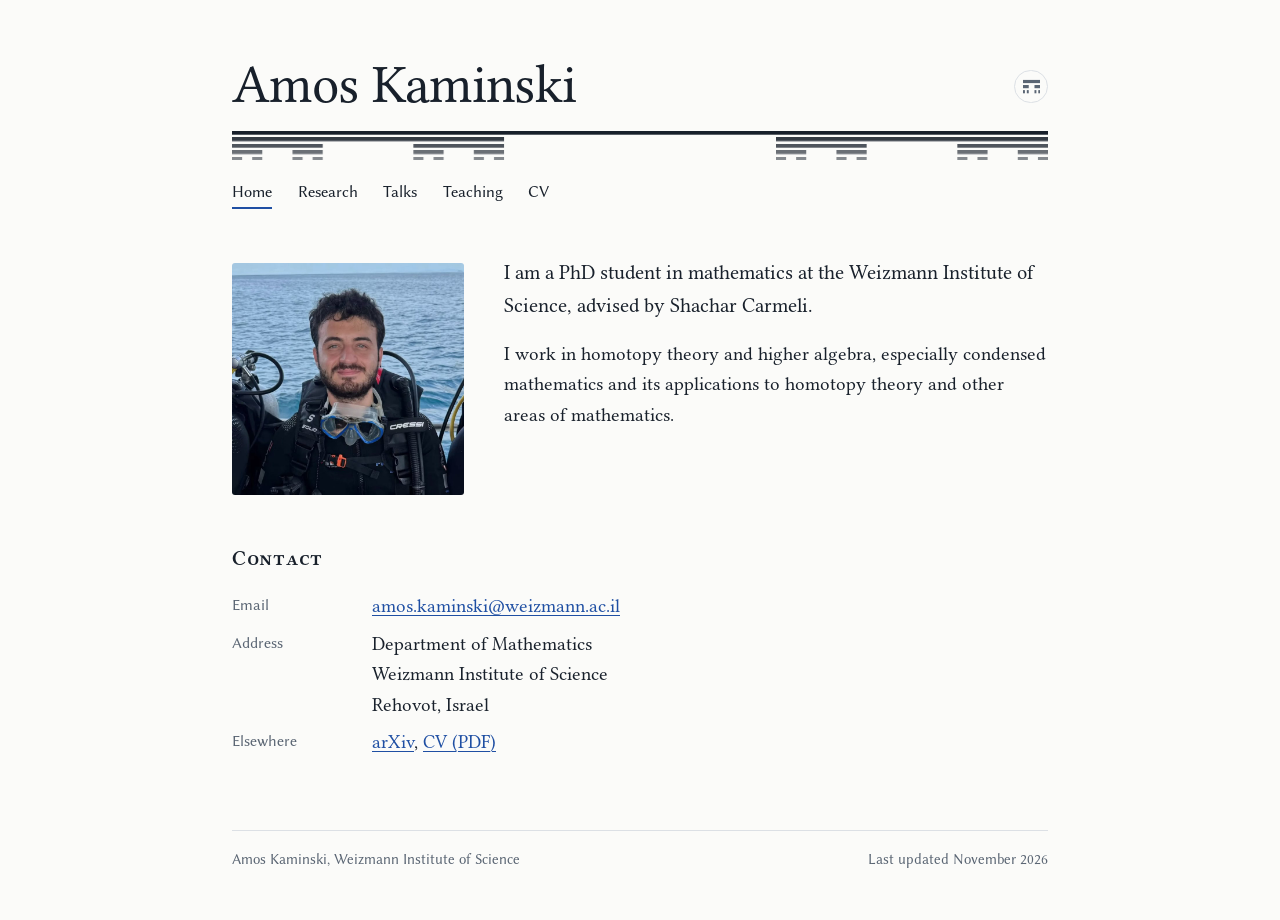
<file: index.html>
<!doctype html>
<html lang="en">
<head>
  <meta charset="utf-8">
  <meta name="viewport" content="width=device-width, initial-scale=1">
  <title>Amos Kaminski</title>
  <meta name="description" content="Amos Kaminski, PhD student at the Weizmann Institute of Science, working in homotopy theory and condensed mathematics.">
  <link rel="canonical" href="https://amos-kaminski.com/">
  <meta property="og:type" content="website">
  <meta property="og:title" content="Amos Kaminski">
  <meta property="og:description" content="Amos Kaminski, PhD student at the Weizmann Institute of Science, working in homotopy theory and condensed mathematics.">
  <meta property="og:url" content="https://amos-kaminski.com/">
  <meta property="og:image" content="https://amos-kaminski.com/avatar.jpg">
  <script>try{var t=localStorage.getItem("theme");if(t)document.documentElement.setAttribute("data-theme",t)}catch(e){}</script>
  <link rel="icon" href="favicon.svg" type="image/svg+xml">
  <link rel="preload" href="fonts/libertine-regular.woff2" as="font" type="font/woff2" crossorigin>
  <link rel="stylesheet" href="styles.css">
  <script type="application/ld+json">{"@context": "https://schema.org", "@type": "Person", "name": "Amos Kaminski", "url": "https://amos-kaminski.com", "image": "https://amos-kaminski.com/avatar.jpg", "jobTitle": "PhD student in mathematics", "affiliation": {"@type": "Organization", "name": "Weizmann Institute of Science"}, "email": "mailto:amos.kaminski@weizmann.ac.il"}</script>
</head>
<body class="home">
  <a class="skip" href="#main">Skip to content</a>
  <div class="page">
    <header class="site-header">
      <p class="name"><a href="index.html">Amos Kaminski</a></p>
      <button class="theme-toggle" type="button" aria-label="Switch to dark mode" title="Switch to dark mode">
        <svg viewBox="0 0 27 21" aria-hidden="true"><rect x="0" y="0" width="27" height="5"/><rect x="0" y="8" width="9" height="5"/><rect x="18" y="8" width="9" height="5"/><rect x="0" y="16" width="3" height="5"/><rect x="6" y="16" width="3" height="5"/><rect x="18" y="16" width="3" height="5"/><rect x="24" y="16" width="3" height="5"/></svg>
      </button>
      <svg class="cantor" viewBox="0 0 729 32" preserveAspectRatio="none" role="img" aria-label="The first levels of the Cantor set"><title>The Cantor set, the basic example of a light profinite set</title><g class="lv0"><rect x="0" y="0" width="729" height="4" data-a=""/></g><g class="lv1"><rect x="0" y="7" width="243" height="4" data-a="0"/><rect x="486" y="7" width="243" height="4" data-a="2"/></g><g class="lv2"><rect x="0" y="14" width="81" height="4" data-a="00"/><rect x="162" y="14" width="81" height="4" data-a="02"/><rect x="486" y="14" width="81" height="4" data-a="20"/><rect x="648" y="14" width="81" height="4" data-a="22"/></g><g class="lv3"><rect x="0" y="21" width="27" height="4" data-a="000"/><rect x="54" y="21" width="27" height="4" data-a="002"/><rect x="162" y="21" width="27" height="4" data-a="020"/><rect x="216" y="21" width="27" height="4" data-a="022"/><rect x="486" y="21" width="27" height="4" data-a="200"/><rect x="540" y="21" width="27" height="4" data-a="202"/><rect x="648" y="21" width="27" height="4" data-a="220"/><rect x="702" y="21" width="27" height="4" data-a="222"/></g><g class="lv4"><rect x="0" y="28" width="9" height="4" data-a="0000"/><rect x="18" y="28" width="9" height="4" data-a="0002"/><rect x="54" y="28" width="9" height="4" data-a="0020"/><rect x="72" y="28" width="9" height="4" data-a="0022"/><rect x="162" y="28" width="9" height="4" data-a="0200"/><rect x="180" y="28" width="9" height="4" data-a="0202"/><rect x="216" y="28" width="9" height="4" data-a="0220"/><rect x="234" y="28" width="9" height="4" data-a="0222"/><rect x="486" y="28" width="9" height="4" data-a="2000"/><rect x="504" y="28" width="9" height="4" data-a="2002"/><rect x="540" y="28" width="9" height="4" data-a="2020"/><rect x="558" y="28" width="9" height="4" data-a="2022"/><rect x="648" y="28" width="9" height="4" data-a="2200"/><rect x="666" y="28" width="9" height="4" data-a="2202"/><rect x="702" y="28" width="9" height="4" data-a="2220"/><rect x="720" y="28" width="9" height="4" data-a="2222"/></g></svg>
      <nav class="nav" aria-label="Main">
        <a href="index.html" aria-current="page">Home</a>
        <a href="papers.html">Research</a>
        <a href="talks.html">Talks</a>
        <a href="teaching.html">Teaching</a>
        <a href="cv.pdf">CV</a>
      </nav>
    </header>

    <main id="main">
      <section class="intro" aria-label="About">
        <figure class="portrait-wrap">
          <img class="portrait" src="avatar.jpg" width="800" height="800" alt="Amos Kaminski in diving gear on a boat at sea">
        </figure>
        <div>
          <p class="lede">I am a PhD student in mathematics at the Weizmann Institute of Science, advised by Shachar&nbsp;Carmeli.</p>
          <p>I work in homotopy theory and higher algebra, especially condensed mathematics and its applications to homotopy theory and other areas of mathematics.</p>
        </div>
      </section>

      <h2 id="contact">Contact</h2>
      <dl class="contact-grid">
        <dt>Email</dt>
        <dd><a href="mailto:amos.kaminski@weizmann.ac.il">amos.kaminski@weizmann.ac.il</a></dd>
        <dt>Address</dt>
        <dd>Department of Mathematics<br>Weizmann Institute of Science<br>Rehovot, Israel</dd>
        <dt>Elsewhere</dt>
        <dd><a href="https://arxiv.org/search/math?searchtype=author&amp;query=Kaminski%2C+A">arXiv</a>, <a href="cv.pdf">CV (PDF)</a></dd>
      </dl>
    </main>

    <footer class="site-footer">
      <span>Amos Kaminski, Weizmann Institute of Science</span>
      <span>Last updated November 2026</span>
    </footer>
  </div>
  <script src="site.js"></script>
</body>
</html>
</file>
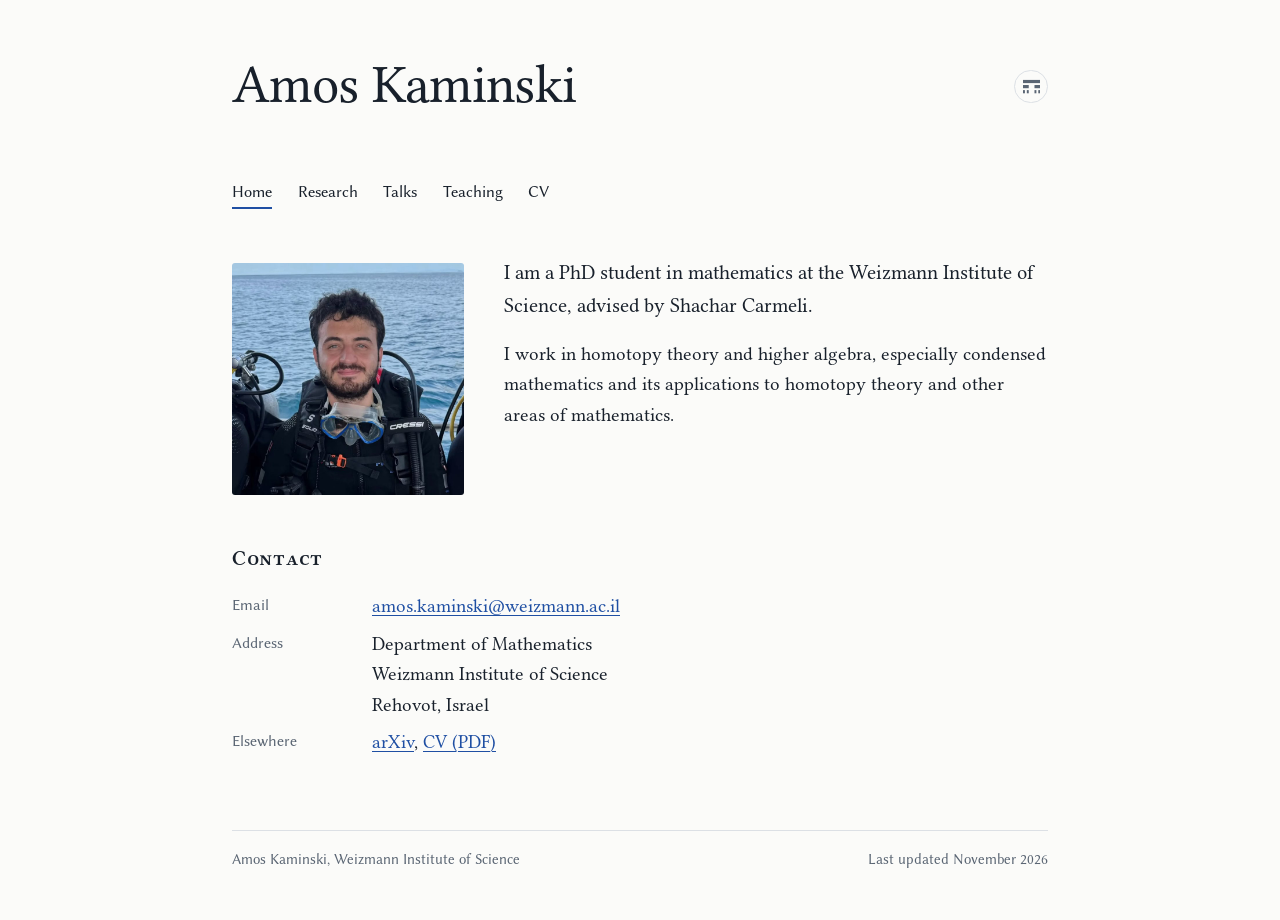
<file: contact.html>
<!doctype html>
<html lang="en">
<head>
  <meta charset="utf-8">
  <title>Contact | Amos Kaminski</title>
  <meta http-equiv="refresh" content="0; url=index.html#contact">
  <link rel="canonical" href="https://amos-kaminski.com/#contact">
  <meta name="robots" content="noindex">
</head>
<body>
  <p>Contact details are now on the <a href="index.html#contact">home page</a>.</p>
</body>
</html>
</file>
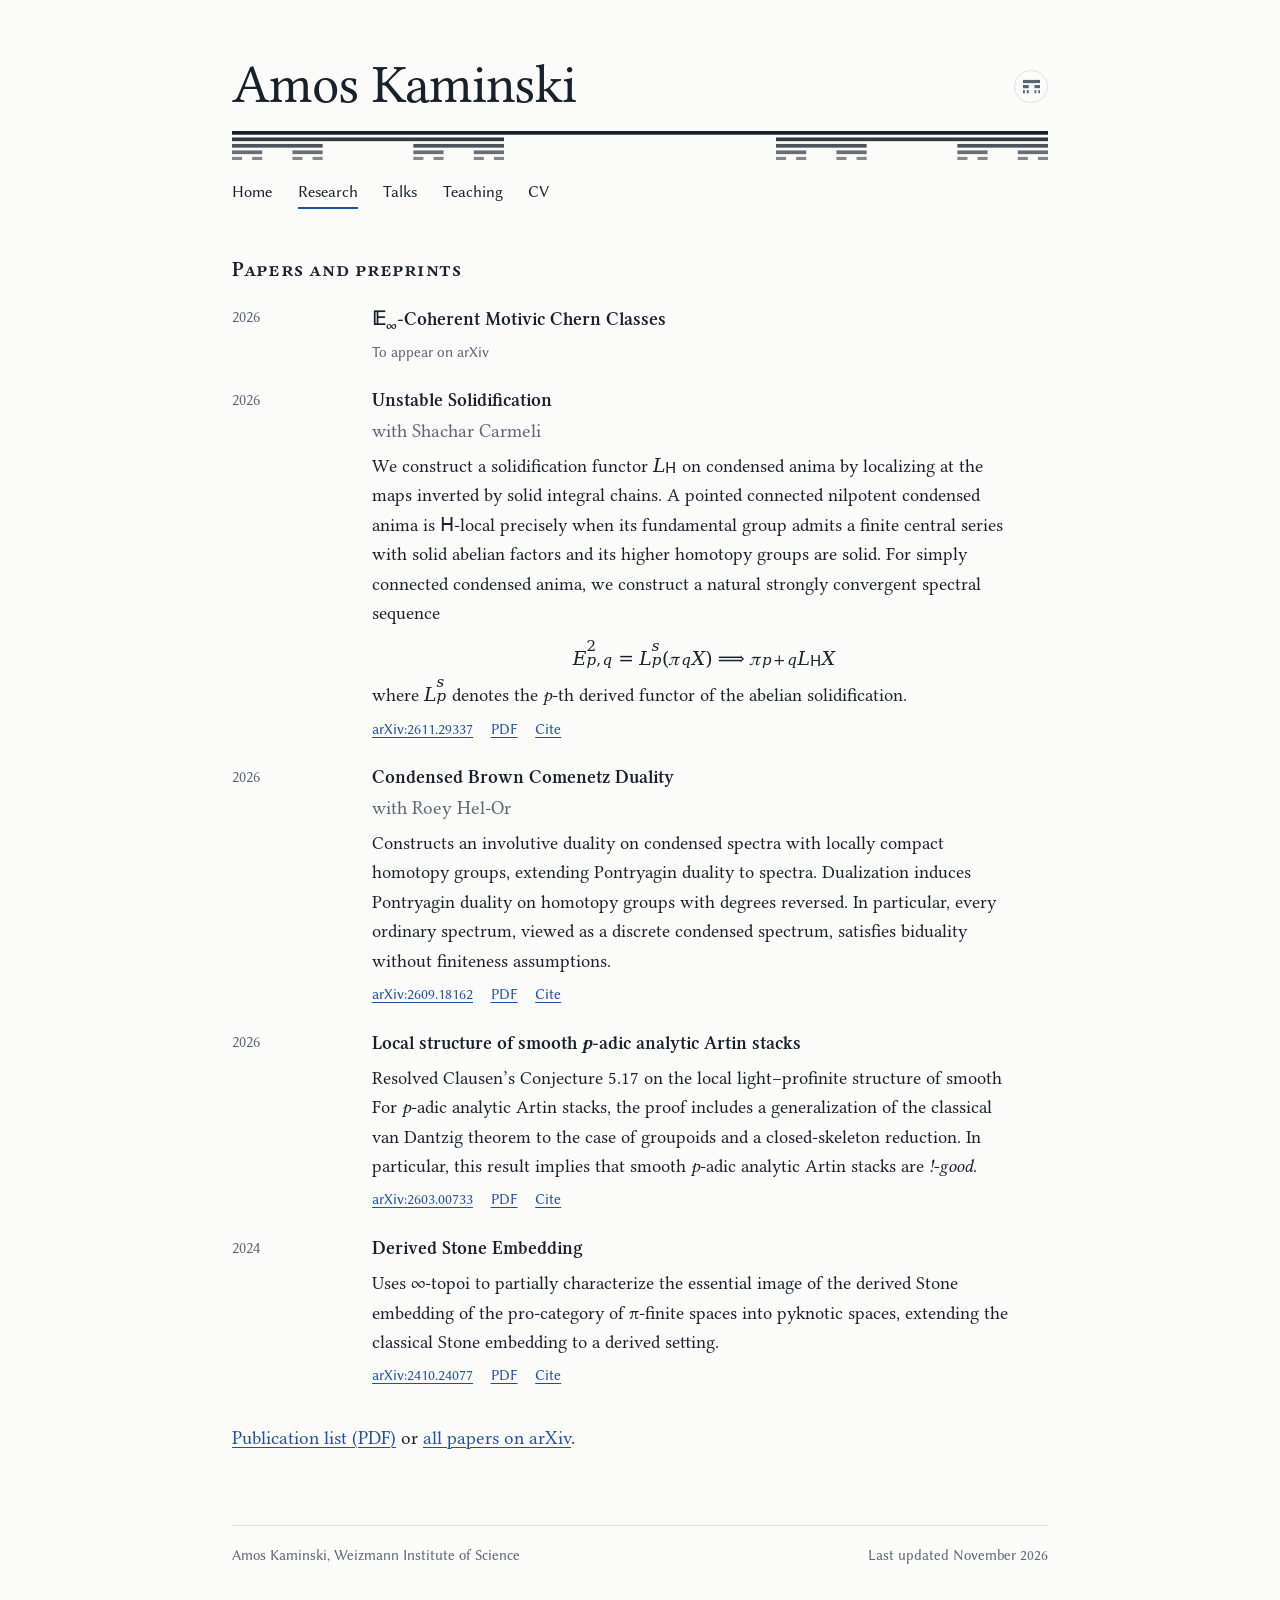
<file: papers.html>
<!doctype html>
<html lang="en">
<head>
  <meta charset="utf-8">
  <meta name="viewport" content="width=device-width, initial-scale=1">
  <title>Research | Amos Kaminski</title>
  <meta name="description" content="Papers and preprints of Amos Kaminski on homotopy theory and condensed mathematics.">
  <link rel="canonical" href="https://amos-kaminski.com/papers.html">
  <meta property="og:type" content="website">
  <meta property="og:title" content="Research | Amos Kaminski">
  <meta property="og:description" content="Papers and preprints of Amos Kaminski on homotopy theory and condensed mathematics.">
  <meta property="og:url" content="https://amos-kaminski.com/papers.html">
  <meta property="og:image" content="https://amos-kaminski.com/avatar.jpg">
  <script>try{var t=localStorage.getItem("theme");if(t)document.documentElement.setAttribute("data-theme",t)}catch(e){}</script>
  <link rel="icon" href="favicon.svg" type="image/svg+xml">
  <link rel="preload" href="fonts/libertine-regular.woff2" as="font" type="font/woff2" crossorigin>
  <link rel="stylesheet" href="styles.css">
</head>
<body>
  <a class="skip" href="#main">Skip to content</a>
  <div class="page">
    <header class="site-header">
      <p class="name"><a href="index.html">Amos Kaminski</a></p>
      <button class="theme-toggle" type="button" aria-label="Switch to dark mode" title="Switch to dark mode">
        <svg viewBox="0 0 27 21" aria-hidden="true"><rect x="0" y="0" width="27" height="5"/><rect x="0" y="8" width="9" height="5"/><rect x="18" y="8" width="9" height="5"/><rect x="0" y="16" width="3" height="5"/><rect x="6" y="16" width="3" height="5"/><rect x="18" y="16" width="3" height="5"/><rect x="24" y="16" width="3" height="5"/></svg>
      </button>
      <svg class="cantor" viewBox="0 0 729 32" preserveAspectRatio="none" role="img" aria-label="The first levels of the Cantor set"><title>The Cantor set, the basic example of a light profinite set</title><g class="lv0"><rect x="0" y="0" width="729" height="4" data-a=""/></g><g class="lv1"><rect x="0" y="7" width="243" height="4" data-a="0"/><rect x="486" y="7" width="243" height="4" data-a="2"/></g><g class="lv2"><rect x="0" y="14" width="81" height="4" data-a="00"/><rect x="162" y="14" width="81" height="4" data-a="02"/><rect x="486" y="14" width="81" height="4" data-a="20"/><rect x="648" y="14" width="81" height="4" data-a="22"/></g><g class="lv3"><rect x="0" y="21" width="27" height="4" data-a="000"/><rect x="54" y="21" width="27" height="4" data-a="002"/><rect x="162" y="21" width="27" height="4" data-a="020"/><rect x="216" y="21" width="27" height="4" data-a="022"/><rect x="486" y="21" width="27" height="4" data-a="200"/><rect x="540" y="21" width="27" height="4" data-a="202"/><rect x="648" y="21" width="27" height="4" data-a="220"/><rect x="702" y="21" width="27" height="4" data-a="222"/></g><g class="lv4"><rect x="0" y="28" width="9" height="4" data-a="0000"/><rect x="18" y="28" width="9" height="4" data-a="0002"/><rect x="54" y="28" width="9" height="4" data-a="0020"/><rect x="72" y="28" width="9" height="4" data-a="0022"/><rect x="162" y="28" width="9" height="4" data-a="0200"/><rect x="180" y="28" width="9" height="4" data-a="0202"/><rect x="216" y="28" width="9" height="4" data-a="0220"/><rect x="234" y="28" width="9" height="4" data-a="0222"/><rect x="486" y="28" width="9" height="4" data-a="2000"/><rect x="504" y="28" width="9" height="4" data-a="2002"/><rect x="540" y="28" width="9" height="4" data-a="2020"/><rect x="558" y="28" width="9" height="4" data-a="2022"/><rect x="648" y="28" width="9" height="4" data-a="2200"/><rect x="666" y="28" width="9" height="4" data-a="2202"/><rect x="702" y="28" width="9" height="4" data-a="2220"/><rect x="720" y="28" width="9" height="4" data-a="2222"/></g></svg>
      <nav class="nav" aria-label="Main">
        <a href="index.html">Home</a>
        <a href="papers.html" aria-current="page">Research</a>
        <a href="talks.html">Talks</a>
        <a href="teaching.html">Teaching</a>
        <a href="cv.pdf">CV</a>
      </nav>
    </header>

    <main id="main">
      <h2>Papers and preprints</h2>
      <ul class="entries">
        <li class="entry">
          <div class="when">2026</div>
          <div class="body"><div class="title"><span class="bb">𝔼</span><sub>∞</sub>-Coherent Motivic Chern Classes</div><div class="links"><span class="status">To appear on arXiv</span></div></div>
        </li>
        <li class="entry">
          <div class="when">2026</div>
          <div class="body"><div class="title"><a href="https://arxiv.org/abs/2611.29337">Unstable Solidification</a></div><div class="with">with Shachar Carmeli</div><p class="summary">We construct a solidification functor <math><msub><mi>L</mi><mi>𝖧</mi></msub></math> on condensed anima by localizing at the maps inverted by solid integral chains. A pointed connected nilpotent condensed anima is <math><mi>𝖧</mi></math>-local precisely when its fundamental group admits a finite central series with solid abelian factors and its higher homotopy groups are solid. For simply connected condensed anima, we construct a natural strongly convergent spectral sequence <math display="block"><msubsup><mi>E</mi><mrow><mi>p</mi><mo lspace="0" rspace="0.1em">,</mo><mi>q</mi></mrow><mn>2</mn></msubsup><mo>=</mo><msubsup><mi>L</mi><mi>p</mi><mi>s</mi></msubsup><mo stretchy="false">(</mo><msub><mi>π</mi><mi>q</mi></msub><mi>X</mi><mo stretchy="false">)</mo><mo>⟹</mo><msub><mi>π</mi><mrow><mi>p</mi><mo lspace="0.1em" rspace="0.1em">+</mo><mi>q</mi></mrow></msub><msub><mi>L</mi><mi>𝖧</mi></msub><mi>X</mi></math>where <math><msubsup><mi>L</mi><mi>p</mi><mi>s</mi></msubsup></math> denotes the <i>p</i>-th derived functor of the abelian solidification.</p><div class="links"><a href="https://arxiv.org/abs/2611.29337">arXiv:2611.29337</a><a href="https://arxiv.org/pdf/2611.29337">PDF</a><button class="linkish cite-btn" type="button" aria-expanded="false">Cite</button></div><div class="cite" hidden><pre>@misc{CarmeliKaminski2026UnstableSolidification,
  author        = {Carmeli, Shachar and Kaminski, Amos},
  title         = {Unstable Solidification},
  year          = {2026},
  eprint        = {2611.29337},
  archivePrefix = {arXiv},
  primaryClass  = {math.AT},
}</pre><button class="linkish copy-btn" type="button">Copy BibTeX</button></div></div>
        </li>
        <li class="entry">
          <div class="when">2026</div>
          <div class="body"><div class="title"><a href="https://arxiv.org/abs/2609.18162">Condensed Brown Comenetz Duality</a></div><div class="with">with Roey Hel-Or</div><p class="summary">Constructs an involutive duality on condensed spectra with locally compact homotopy groups, extending Pontryagin duality to spectra. Dualization induces Pontryagin duality on homotopy groups with degrees reversed. In particular, every ordinary spectrum, viewed as a discrete condensed spectrum, satisfies biduality without finiteness assumptions.</p><div class="links"><a href="https://arxiv.org/abs/2609.18162">arXiv:2609.18162</a><a href="https://arxiv.org/pdf/2609.18162">PDF</a><button class="linkish cite-btn" type="button" aria-expanded="false">Cite</button></div><div class="cite" hidden><pre>@misc{HelOrKaminski2026BrownComenetz,
  author        = {Hel-Or, Roey and Kaminski, Amos},
  title         = {Condensed {Brown} {Comenetz} Duality},
  year          = {2026},
  eprint        = {2609.18162},
  archivePrefix = {arXiv},
  primaryClass  = {math.AT},
}</pre><button class="linkish copy-btn" type="button">Copy BibTeX</button></div></div>
        </li>
        <li class="entry">
          <div class="when">2026</div>
          <div class="body"><div class="title"><a href="https://arxiv.org/abs/2603.00733">Local structure of smooth <i>p</i>-adic analytic Artin stacks</a></div><p class="summary">Resolved Clausen’s Conjecture 5.17 on the local light–profinite structure of smooth For <em>p</em>-adic analytic Artin stacks, the proof includes a generalization of the classical van Dantzig theorem to the case of groupoids and a closed-skeleton reduction. In particular, this result implies that smooth <em>p</em>-adic analytic Artin stacks are <em>!-good</em>.</p><div class="links"><a href="https://arxiv.org/abs/2603.00733">arXiv:2603.00733</a><a href="https://arxiv.org/pdf/2603.00733">PDF</a><button class="linkish cite-btn" type="button" aria-expanded="false">Cite</button></div><div class="cite" hidden><pre>@misc{Kaminski2026ArtinStacks,
  author        = {Kaminski, Amos},
  title         = {Local structure of smooth $p$-adic analytic {Artin} stacks},
  year          = {2026},
  eprint        = {2603.00733},
  archivePrefix = {arXiv},
  primaryClass  = {math.AT},
}</pre><button class="linkish copy-btn" type="button">Copy BibTeX</button></div></div>
        </li>
        <li class="entry">
          <div class="when">2024</div>
          <div class="body"><div class="title"><a href="https://arxiv.org/abs/2410.24077">Derived Stone Embedding</a></div><p class="summary">Uses ∞-topoi to partially characterize the essential image of the derived Stone embedding of the pro-category of π-finite spaces into pyknotic spaces, extending the classical Stone embedding to a derived setting.</p><div class="links"><a href="https://arxiv.org/abs/2410.24077">arXiv:2410.24077</a><a href="https://arxiv.org/pdf/2410.24077">PDF</a><button class="linkish cite-btn" type="button" aria-expanded="false">Cite</button></div><div class="cite" hidden><pre>@misc{Kaminski2024DerivedStone,
  author        = {Kaminski, Amos},
  title         = {Derived {Stone} Embedding},
  year          = {2024},
  eprint        = {2410.24077},
  archivePrefix = {arXiv},
  primaryClass  = {math.AT},
}</pre><button class="linkish copy-btn" type="button">Copy BibTeX</button></div></div>
        </li>
      </ul>
      <p style="margin-top:2.2rem"><a href="publications.pdf">Publication list (PDF)</a> or <a href="https://arxiv.org/search/math?searchtype=author&amp;query=Kaminski%2C+A">all papers on arXiv</a>.</p>
    </main>

    <footer class="site-footer">
      <span>Amos Kaminski, Weizmann Institute of Science</span>
      <span>Last updated November 2026</span>
    </footer>
  </div>
  <script src="site.js"></script>
</body>
</html>
</file>
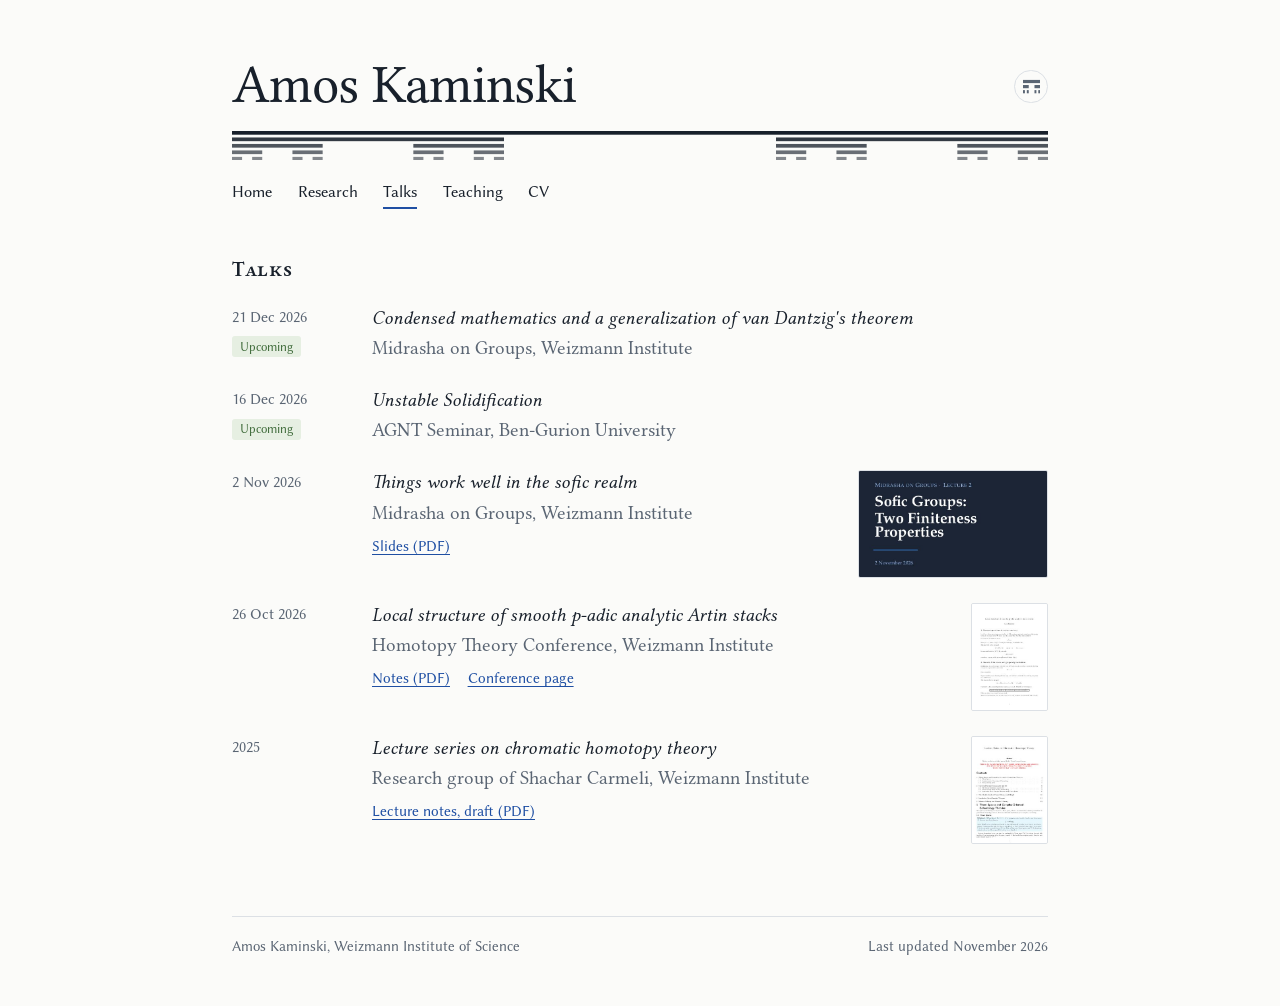
<file: talks.html>
<!doctype html>
<html lang="en">
<head>
  <meta charset="utf-8">
  <meta name="viewport" content="width=device-width, initial-scale=1">
  <title>Talks | Amos Kaminski</title>
  <meta name="description" content="Talks given by Amos Kaminski.">
  <link rel="canonical" href="https://amos-kaminski.com/talks.html">
  <meta property="og:type" content="website">
  <meta property="og:title" content="Talks | Amos Kaminski">
  <meta property="og:description" content="Talks given by Amos Kaminski.">
  <meta property="og:url" content="https://amos-kaminski.com/talks.html">
  <meta property="og:image" content="https://amos-kaminski.com/avatar.jpg">
  <script>try{var t=localStorage.getItem("theme");if(t)document.documentElement.setAttribute("data-theme",t)}catch(e){}</script>
  <link rel="icon" href="favicon.svg" type="image/svg+xml">
  <link rel="preload" href="fonts/libertine-regular.woff2" as="font" type="font/woff2" crossorigin>
  <link rel="stylesheet" href="styles.css">
</head>
<body>
  <a class="skip" href="#main">Skip to content</a>
  <div class="page">
    <header class="site-header">
      <p class="name"><a href="index.html">Amos Kaminski</a></p>
      <button class="theme-toggle" type="button" aria-label="Switch to dark mode" title="Switch to dark mode">
        <svg viewBox="0 0 27 21" aria-hidden="true"><rect x="0" y="0" width="27" height="5"/><rect x="0" y="8" width="9" height="5"/><rect x="18" y="8" width="9" height="5"/><rect x="0" y="16" width="3" height="5"/><rect x="6" y="16" width="3" height="5"/><rect x="18" y="16" width="3" height="5"/><rect x="24" y="16" width="3" height="5"/></svg>
      </button>
      <svg class="cantor" viewBox="0 0 729 32" preserveAspectRatio="none" role="img" aria-label="The first levels of the Cantor set"><title>The Cantor set, the basic example of a light profinite set</title><g class="lv0"><rect x="0" y="0" width="729" height="4" data-a=""/></g><g class="lv1"><rect x="0" y="7" width="243" height="4" data-a="0"/><rect x="486" y="7" width="243" height="4" data-a="2"/></g><g class="lv2"><rect x="0" y="14" width="81" height="4" data-a="00"/><rect x="162" y="14" width="81" height="4" data-a="02"/><rect x="486" y="14" width="81" height="4" data-a="20"/><rect x="648" y="14" width="81" height="4" data-a="22"/></g><g class="lv3"><rect x="0" y="21" width="27" height="4" data-a="000"/><rect x="54" y="21" width="27" height="4" data-a="002"/><rect x="162" y="21" width="27" height="4" data-a="020"/><rect x="216" y="21" width="27" height="4" data-a="022"/><rect x="486" y="21" width="27" height="4" data-a="200"/><rect x="540" y="21" width="27" height="4" data-a="202"/><rect x="648" y="21" width="27" height="4" data-a="220"/><rect x="702" y="21" width="27" height="4" data-a="222"/></g><g class="lv4"><rect x="0" y="28" width="9" height="4" data-a="0000"/><rect x="18" y="28" width="9" height="4" data-a="0002"/><rect x="54" y="28" width="9" height="4" data-a="0020"/><rect x="72" y="28" width="9" height="4" data-a="0022"/><rect x="162" y="28" width="9" height="4" data-a="0200"/><rect x="180" y="28" width="9" height="4" data-a="0202"/><rect x="216" y="28" width="9" height="4" data-a="0220"/><rect x="234" y="28" width="9" height="4" data-a="0222"/><rect x="486" y="28" width="9" height="4" data-a="2000"/><rect x="504" y="28" width="9" height="4" data-a="2002"/><rect x="540" y="28" width="9" height="4" data-a="2020"/><rect x="558" y="28" width="9" height="4" data-a="2022"/><rect x="648" y="28" width="9" height="4" data-a="2200"/><rect x="666" y="28" width="9" height="4" data-a="2202"/><rect x="702" y="28" width="9" height="4" data-a="2220"/><rect x="720" y="28" width="9" height="4" data-a="2222"/></g></svg>
      <nav class="nav" aria-label="Main">
        <a href="index.html">Home</a>
        <a href="papers.html">Research</a>
        <a href="talks.html" aria-current="page">Talks</a>
        <a href="teaching.html">Teaching</a>
        <a href="cv.pdf">CV</a>
      </nav>
    </header>

    <main id="main">
      <h2>Talks</h2>
      <ul class="entries">
        <li class="entry" data-date="2026-12-21">
          <div class="when">21 Dec 2026<span class="tag-slot"></span></div>
          <div class="body"><div class="talk-title">Condensed mathematics and a generalization of van Dantzig's theorem</div><div class="venue">Midrasha on Groups, Weizmann Institute</div></div>
        </li>
        <li class="entry" data-date="2026-12-16">
          <div class="when">16 Dec 2026<span class="tag-slot"></span></div>
          <div class="body"><div class="talk-title">Unstable Solidification</div><div class="venue">AGNT Seminar, Ben-Gurion University</div></div>
        </li>
        <li class="entry" data-date="2026-11-02">
          <div class="when">2 Nov 2026<span class="tag-slot"></span></div>
          <div class="body"><div class="with-thumb"><div><div class="talk-title">Things work well in the sofic realm</div><div class="venue">Midrasha on Groups, Weizmann Institute</div><div class="links"><a href="files/sofic-groups-slides.pdf">Slides (PDF)</a></div></div><a class="thumb" href="files/sofic-groups-slides.pdf"><img src="files/thumbs/sofic-groups-slides.jpg" width="569" height="320" alt="First slide of the sofic groups talk" loading="lazy"></a></div></div>
        </li>
        <li class="entry" data-date="2026-10-26">
          <div class="when">26 Oct 2026<span class="tag-slot"></span></div>
          <div class="body"><div class="with-thumb"><div><div class="talk-title">Local structure of smooth <i>p</i>-adic analytic Artin stacks</div><div class="venue">Homotopy Theory Conference, Weizmann Institute</div><div class="links"><a href="files/artin-stacks-talk-notes.pdf">Notes (PDF)</a><a href="https://shaybm.com/homotopy-conf-26/">Conference page</a></div></div><a class="thumb" href="files/artin-stacks-talk-notes.pdf"><img src="files/thumbs/artin-stacks-talk-notes.jpg" width="227" height="320" alt="First page of the talk notes" loading="lazy"></a></div></div>
        </li>
        <li class="entry">
          <div class="when">2025</div>
          <div class="body"><div class="with-thumb"><div><div class="talk-title">Lecture series on chromatic homotopy theory</div><div class="venue">Research group of Shachar Carmeli, Weizmann Institute</div><div class="links"><a href="files/chromatic-homotopy-lecture-notes.pdf">Lecture notes, draft (PDF)</a></div></div><a class="thumb" href="files/chromatic-homotopy-lecture-notes.pdf"><img src="files/thumbs/chromatic-homotopy-lecture-notes.jpg" width="227" height="320" alt="First page of the lecture notes" loading="lazy"></a></div></div>
        </li>
      </ul>
    </main>

    <footer class="site-footer">
      <span>Amos Kaminski, Weizmann Institute of Science</span>
      <span>Last updated November 2026</span>
    </footer>
  </div>
  <script src="site.js"></script>
</body>
</html>
</file>
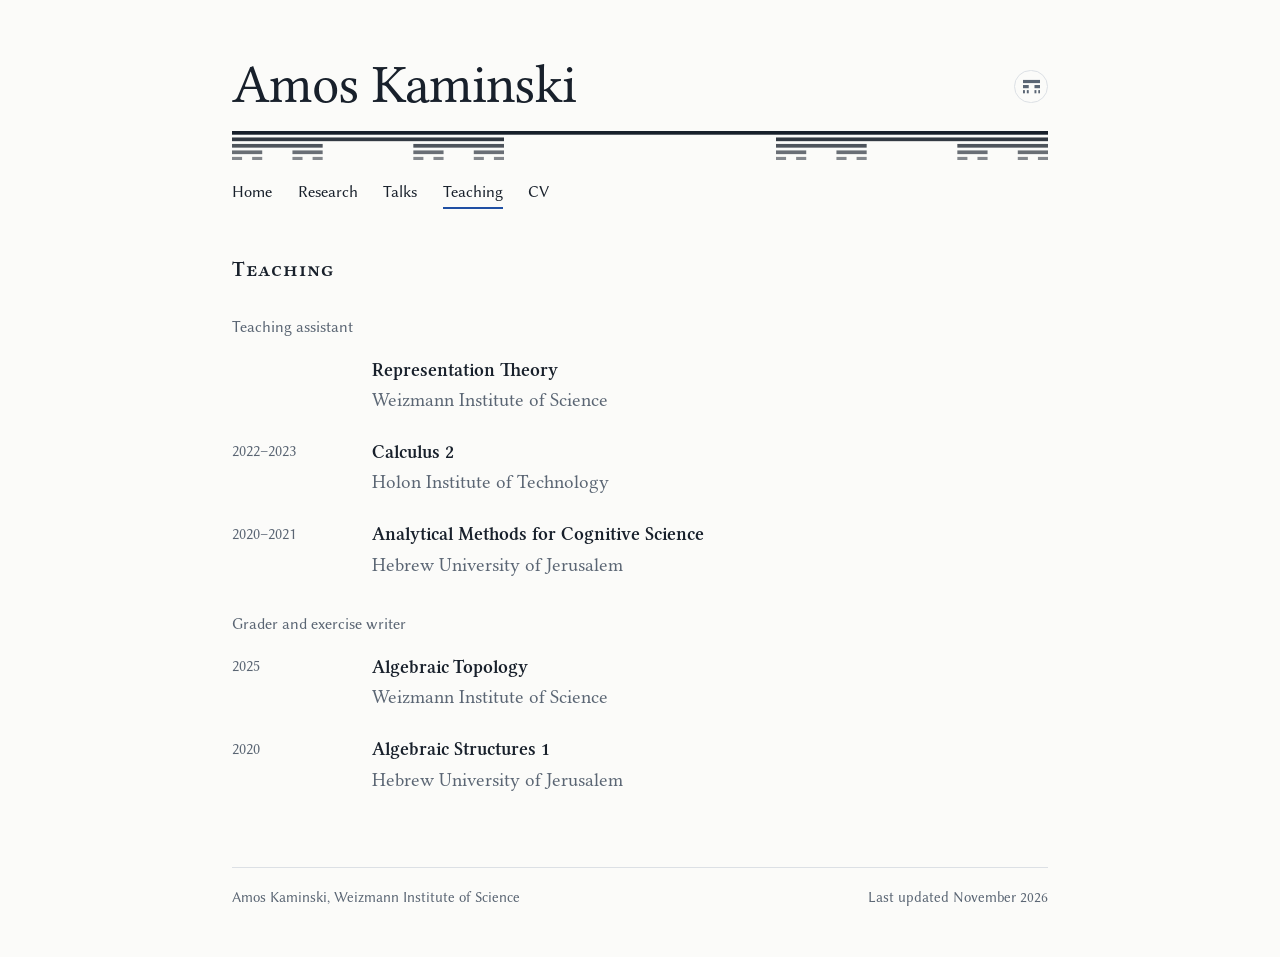
<file: teaching.html>
<!doctype html>
<html lang="en">
<head>
  <meta charset="utf-8">
  <meta name="viewport" content="width=device-width, initial-scale=1">
  <title>Teaching | Amos Kaminski</title>
  <meta name="description" content="Teaching by Amos Kaminski.">
  <link rel="canonical" href="https://amos-kaminski.com/teaching.html">
  <meta property="og:type" content="website">
  <meta property="og:title" content="Teaching | Amos Kaminski">
  <meta property="og:description" content="Teaching by Amos Kaminski.">
  <meta property="og:url" content="https://amos-kaminski.com/teaching.html">
  <meta property="og:image" content="https://amos-kaminski.com/avatar.jpg">
  <script>try{var t=localStorage.getItem("theme");if(t)document.documentElement.setAttribute("data-theme",t)}catch(e){}</script>
  <link rel="icon" href="favicon.svg" type="image/svg+xml">
  <link rel="preload" href="fonts/libertine-regular.woff2" as="font" type="font/woff2" crossorigin>
  <link rel="stylesheet" href="styles.css">
</head>
<body>
  <a class="skip" href="#main">Skip to content</a>
  <div class="page">
    <header class="site-header">
      <p class="name"><a href="index.html">Amos Kaminski</a></p>
      <button class="theme-toggle" type="button" aria-label="Switch to dark mode" title="Switch to dark mode">
        <svg viewBox="0 0 27 21" aria-hidden="true"><rect x="0" y="0" width="27" height="5"/><rect x="0" y="8" width="9" height="5"/><rect x="18" y="8" width="9" height="5"/><rect x="0" y="16" width="3" height="5"/><rect x="6" y="16" width="3" height="5"/><rect x="18" y="16" width="3" height="5"/><rect x="24" y="16" width="3" height="5"/></svg>
      </button>
      <svg class="cantor" viewBox="0 0 729 32" preserveAspectRatio="none" role="img" aria-label="The first levels of the Cantor set"><title>The Cantor set, the basic example of a light profinite set</title><g class="lv0"><rect x="0" y="0" width="729" height="4" data-a=""/></g><g class="lv1"><rect x="0" y="7" width="243" height="4" data-a="0"/><rect x="486" y="7" width="243" height="4" data-a="2"/></g><g class="lv2"><rect x="0" y="14" width="81" height="4" data-a="00"/><rect x="162" y="14" width="81" height="4" data-a="02"/><rect x="486" y="14" width="81" height="4" data-a="20"/><rect x="648" y="14" width="81" height="4" data-a="22"/></g><g class="lv3"><rect x="0" y="21" width="27" height="4" data-a="000"/><rect x="54" y="21" width="27" height="4" data-a="002"/><rect x="162" y="21" width="27" height="4" data-a="020"/><rect x="216" y="21" width="27" height="4" data-a="022"/><rect x="486" y="21" width="27" height="4" data-a="200"/><rect x="540" y="21" width="27" height="4" data-a="202"/><rect x="648" y="21" width="27" height="4" data-a="220"/><rect x="702" y="21" width="27" height="4" data-a="222"/></g><g class="lv4"><rect x="0" y="28" width="9" height="4" data-a="0000"/><rect x="18" y="28" width="9" height="4" data-a="0002"/><rect x="54" y="28" width="9" height="4" data-a="0020"/><rect x="72" y="28" width="9" height="4" data-a="0022"/><rect x="162" y="28" width="9" height="4" data-a="0200"/><rect x="180" y="28" width="9" height="4" data-a="0202"/><rect x="216" y="28" width="9" height="4" data-a="0220"/><rect x="234" y="28" width="9" height="4" data-a="0222"/><rect x="486" y="28" width="9" height="4" data-a="2000"/><rect x="504" y="28" width="9" height="4" data-a="2002"/><rect x="540" y="28" width="9" height="4" data-a="2020"/><rect x="558" y="28" width="9" height="4" data-a="2022"/><rect x="648" y="28" width="9" height="4" data-a="2200"/><rect x="666" y="28" width="9" height="4" data-a="2202"/><rect x="702" y="28" width="9" height="4" data-a="2220"/><rect x="720" y="28" width="9" height="4" data-a="2222"/></g></svg>
      <nav class="nav" aria-label="Main">
        <a href="index.html">Home</a>
        <a href="papers.html">Research</a>
        <a href="talks.html">Talks</a>
        <a href="teaching.html" aria-current="page">Teaching</a>
        <a href="cv.pdf">CV</a>
      </nav>
    </header>

    <main id="main">
      <h2>Teaching</h2>
      <!-- Hidden for now; remove the comment markers to show it again.
      <h3>Invited lecturer</h3>
      <ul class="entries">
        <li class="entry">
          <div class="when">Spring 2027<span class="tag tag-plain">Planned</span></div>
          <div class="body"><div class="title">Condensed Mathematics</div><div class="venue">A series of lectures in Prof. Yakov Varshavsky's course, Hebrew University of Jerusalem. Dates may change.</div></div>
        </li>
      </ul>
      -->
      <h3>Teaching assistant</h3>
      <ul class="entries">
        <li class="entry">
          <div class="when"></div>
          <div class="body"><div class="title">Representation Theory</div><div class="venue">Weizmann Institute of Science</div></div>
        </li>
        <li class="entry">
          <div class="when">2022–2023</div>
          <div class="body"><div class="title">Calculus 2</div><div class="venue">Holon Institute of Technology</div></div>
        </li>
        <li class="entry">
          <div class="when">2020–2021</div>
          <div class="body"><div class="title">Analytical Methods for Cognitive Science</div><div class="venue">Hebrew University of Jerusalem</div></div>
        </li>
      </ul>
      <h3>Grader and exercise writer</h3>
      <ul class="entries">
        <li class="entry">
          <div class="when">2025</div>
          <div class="body"><div class="title">Algebraic Topology</div><div class="venue">Weizmann Institute of Science</div></div>
        </li>
        <li class="entry">
          <div class="when">2020</div>
          <div class="body"><div class="title">Algebraic Structures 1</div><div class="venue">Hebrew University of Jerusalem</div></div>
        </li>
      </ul>
    </main>

    <footer class="site-footer">
      <span>Amos Kaminski, Weizmann Institute of Science</span>
      <span>Last updated November 2026</span>
    </footer>
  </div>
  <script src="site.js"></script>
</body>
</html>
</file>
<file: styles.css>
/* Amos Kaminski — homepage
   Type: Linux Libertine (text) and Linux Biolinum (dates, navigation, links),
   the same family as the CV. Fonts are self-hosted in /fonts. */

@font-face { font-family: "Libertine"; src: url("fonts/libertine-regular.woff2") format("woff2"); font-weight: 400; font-style: normal; font-display: swap; }
@font-face { font-family: "Libertine"; src: url("fonts/libertine-italic.woff2") format("woff2"); font-weight: 400; font-style: italic; font-display: swap; }
@font-face { font-family: "Libertine"; src: url("fonts/libertine-semibold.woff2") format("woff2"); font-weight: 600; font-style: normal; font-display: swap; }
@font-face { font-family: "Libertine"; src: url("fonts/libertine-semibold-italic.woff2") format("woff2"); font-weight: 600; font-style: italic; font-display: swap; }
@font-face { font-family: "Biolinum"; src: url("fonts/biolinum-regular.woff2") format("woff2"); font-weight: 400; font-style: normal; font-display: swap; }

:root {
  --paper: #fbfbf9;
  --ink: #18202b;
  --slate: #5a6573;
  --hair: #dce0e5;
  --link: #1f4fa3;
  --sage: #3f6b3a;
  --sage-bg: #e6efe2;
  --code-bg: #f1f3f5;

  --serif: "Libertine", "Linux Libertine O", "Libertinus Serif", Georgia, serif;
  --sans: "Biolinum", "Linux Biolinum O", "Libertinus Sans", "Helvetica Neue", Arial, sans-serif;
  --math: "STIX Two Math", "Cambria Math", "Latin Modern Math", "DejaVu Serif", serif;

  --measure: 40rem;
  --page: 54rem;
  --gutter: 7.25rem;
}

/* Dark theme: follows the system unless the visitor picks one with the switch */
@media (prefers-color-scheme: dark) {
  :root:not([data-theme="light"]) {
    --paper: #12161d;
    --ink: #e6e8ec;
    --slate: #9aa3af;
    --hair: #2a313c;
    --link: #9db9f2;
    --sage: #a9cda0;
    --sage-bg: #1f2a1e;
    --code-bg: #1a2029;
  }
}
:root[data-theme="dark"] {
  --paper: #12161d;
  --ink: #e6e8ec;
  --slate: #9aa3af;
  --hair: #2a313c;
  --link: #9db9f2;
  --sage: #a9cda0;
  --sage-bg: #1f2a1e;
  --code-bg: #1a2029;
}

*, *::before, *::after { box-sizing: border-box; }

html { -webkit-text-size-adjust: 100%; }

body {
  margin: 0;
  background: var(--paper);
  color: var(--ink);
  font-family: var(--serif);
  font-size: 1.1875rem;          /* Libertine sets small; 19px reads like 17px elsewhere */
  line-height: 1.6;
  font-kerning: normal;
  font-variant-ligatures: common-ligatures;
  text-rendering: optimizeLegibility;
}

a { color: var(--link); text-decoration-thickness: 1px; text-underline-offset: 0.18em; }
a:hover { text-decoration-thickness: 2px; }
:focus-visible { outline: 2px solid var(--link); outline-offset: 3px; border-radius: 2px; }

.skip {
  position: absolute; left: -999px; top: 0.5rem;
  background: var(--ink); color: var(--paper); padding: 0.4rem 0.8rem;
  font-family: var(--sans); font-size: 0.9rem;
}
.skip:focus { left: 0.5rem; }

.page { max-width: var(--page); margin: 0 auto; padding: 3.5rem 1.5rem 3rem; }

/* ---------- Header ---------- */

.site-header { margin-bottom: 3rem; position: relative; }

.name {
  margin: 0;
  font-weight: 400;
  font-size: clamp(2.4rem, 1.6rem + 3vw, 3.4rem);
  line-height: 1.05;
  letter-spacing: -0.012em;
}
.name a { color: inherit; text-decoration: none; }

/* The rule under the name is a Cantor set, levels 0 to 5 */
.cantor { display: block; width: 100%; height: 1.85rem; margin: 1.1rem 0 1.15rem; color: var(--ink); }
.cantor rect { fill: currentColor; }
.cantor .lv0 { opacity: 1; }
.cantor .lv1 { opacity: 0.88; }
.cantor .lv2 { opacity: 0.76; }
.cantor .lv3 { opacity: 0.64; }
.cantor .lv4 { opacity: 0.52; }

/* One orchestrated moment: on the home page the levels appear in turn */
@media (prefers-reduced-motion: no-preference) {
  .home .cantor g { animation: cantor-in 420ms cubic-bezier(.2,.7,.2,1) both; transform-origin: center; transform-box: fill-box; }
  .home .cantor .lv0 { animation-delay: 80ms; }
  .home .cantor .lv1 { animation-delay: 230ms; }
  .home .cantor .lv2 { animation-delay: 380ms; }
  .home .cantor .lv3 { animation-delay: 530ms; }
  .home .cantor .lv4 { animation-delay: 680ms; }
  @keyframes cantor-in { from { opacity: 0; transform: scaleY(0); } }
}

.nav { display: flex; flex-wrap: wrap; gap: 0.35rem 1.6rem; font-family: var(--sans); font-size: 1.02rem; }
.nav a { color: var(--ink); text-decoration: none; padding-bottom: 0.15rem; border-bottom: 2px solid transparent; }
.nav a:hover { border-bottom-color: var(--hair); }
.nav a[aria-current="page"] { border-bottom-color: var(--link); }

/* ---------- Text ---------- */

main p { margin: 0 0 1rem; max-width: var(--measure); }

h2 {
  font-weight: 600;
  font-variant: small-caps;
  letter-spacing: 0.035em;
  font-size: 1.32rem;
  margin: 3.2rem 0 1.25rem;
  line-height: 1.2;
}
h2:first-child { margin-top: 0; }

h3 {
  font-family: var(--sans);
  font-weight: 400;
  font-size: 1rem;
  color: var(--slate);
  margin: 2rem 0 0.9rem;
}

.lede { font-size: 1.08em; }

.bb { font-family: var(--math); font-style: normal; }
math { font-family: var(--math); font-size: 1.02em; }
math[display="block"] { margin: 0.7rem 0 0.7rem 1.5rem; }
sub { font-size: 0.7em; line-height: 0; }

/* ---------- Home ---------- */

.intro { display: grid; grid-template-columns: 14.5rem minmax(0, 1fr); gap: 2.5rem; align-items: start; }
.intro p:last-child { margin-bottom: 0; }
.portrait {
  width: 100%; height: auto; display: block;
  aspect-ratio: 1 / 1; object-fit: cover;
  border-radius: 3px;
  filter: saturate(0.92);
}
.portrait-wrap { margin: 0.35rem 0 0; }

.contact-grid { display: grid; grid-template-columns: var(--gutter) minmax(0, 1fr); gap: 0.45rem 1.5rem; max-width: var(--measure); }
.contact-grid dt { font-family: var(--sans); color: var(--slate); font-size: 0.98rem; padding-top: 0.12rem; }
.contact-grid dd { margin: 0; }

/* ---------- Dated entries (news, papers, talks, teaching) ---------- */

.entries { list-style: none; margin: 0; padding: 0; }
.entry { display: grid; grid-template-columns: var(--gutter) minmax(0, 1fr); gap: 1.5rem; padding: 0 0 1.35rem; }
.entry:last-child { padding-bottom: 0; }
.when {
  font-family: var(--sans);
  font-variant-numeric: lining-nums tabular-nums;
  color: var(--slate);
  font-size: 0.98rem;
  padding-top: 0.14rem;
  white-space: nowrap;
}
.entry .body { max-width: var(--measure); }
.entry .body p { margin: 0.35rem 0 0; }

.title { font-weight: 600; }
.title a { color: var(--ink); text-decoration: none; }
.title a:hover { color: var(--link); text-decoration: underline; }
.talk-title { font-style: italic; }
.venue { color: var(--slate); }
.with { color: var(--slate); }
.summary { color: var(--ink); font-size: 0.97em; }

.links { font-family: var(--sans); font-size: 0.95rem; margin-top: 0.35rem; display: flex; flex-wrap: wrap; gap: 0.2rem 1.1rem; }
.links .status { color: var(--slate); }

.tag {
  display: inline-block;
  font-family: var(--sans); font-size: 0.8rem; line-height: 1;
  color: var(--sage); background: var(--sage-bg);
  padding: 0.28rem 0.5rem 0.24rem; border-radius: 3px;
}
.tag-plain { color: var(--slate); background: transparent; box-shadow: inset 0 0 0 1px var(--hair); }
.when .tag { display: block; width: max-content; margin-top: 0.4rem; }

/* ---------- Footer ---------- */

.site-footer {
  margin-top: 4.5rem; padding-top: 1.1rem; border-top: 1px solid var(--hair);
  font-family: var(--sans); font-size: 0.92rem; color: var(--slate);
  display: flex; flex-wrap: wrap; justify-content: space-between; gap: 0.5rem 1.5rem;
}
.site-footer a { color: var(--slate); }

/* ---------- Light / dark switch ---------- */

.theme-toggle {
  position: absolute; top: 0.85rem; right: 0;
  width: 2.1rem; height: 2.1rem; padding: 0.45rem;
  background: none; border: 1px solid var(--hair); border-radius: 50%;
  color: var(--slate); cursor: pointer;
}
.theme-toggle:hover { color: var(--ink); border-color: var(--slate); }
.theme-toggle svg { display: block; width: 100%; height: 100%; }
.theme-toggle rect { fill: currentColor; }

/* ---------- Interactive Cantor rule ---------- */

.cantor.interactive { cursor: pointer; touch-action: manipulation; }
.cantor rect { transition: opacity 120ms ease, fill 120ms ease; }
.cantor.dim rect { opacity: 0.18; }
.cantor.dim rect.lit { opacity: 1; fill: var(--link); }
.cantor-hint { font-family: var(--sans); font-size: 0.86rem; color: var(--slate); margin: -0.55rem 0 0.95rem; max-width: none; }

/* ---------- Cite ---------- */

.linkish {
  font: inherit; color: var(--link); background: none; border: 0; padding: 0; cursor: pointer;
  text-decoration: underline; text-decoration-thickness: 1px; text-underline-offset: 0.18em;
}
.linkish:hover { text-decoration-thickness: 2px; }
.cite { margin-top: 0.7rem; }
.cite pre {
  margin: 0 0 0.45rem; padding: 0.75rem 0.9rem; overflow-x: auto;
  font-family: ui-monospace, "SF Mono", Menlo, Consolas, monospace; font-size: 0.8rem; line-height: 1.5;
  background: var(--code-bg); border: 1px solid var(--hair); border-radius: 3px; color: var(--ink);
}
.cite .copy-btn { font-family: var(--sans); font-size: 0.92rem; }

/* ---------- Talk thumbnails ---------- */

.entry .body:has(> .with-thumb) { max-width: none; }
.with-thumb { display: grid; grid-template-columns: minmax(0, 1fr) auto; gap: 1.75rem; align-items: start; }
.thumb { display: block; margin-top: 0.2rem; }
.thumb img { display: block; height: 6.75rem; width: auto; border: 1px solid var(--hair); border-radius: 2px; background: #fff; }
.thumb:hover img { border-color: var(--link); }

/* ---------- 404 ---------- */

.cantor-404 { display: block; width: 100%; max-width: 34rem; height: auto; margin: 0.4rem 0 1.6rem; color: var(--ink); }
.cantor-404 rect { fill: currentColor; }
.cantor-404 .hole { fill: none; stroke: var(--link); stroke-width: 2; stroke-dasharray: 7 6; }
.cantor-404 .here { font-family: var(--sans); font-size: 22px; fill: var(--link); }

/* ---------- Small screens ---------- */

@media (max-width: 760px) {
  .intro { grid-template-columns: 1fr; gap: 1.75rem; }
  .portrait-wrap { max-width: 13rem; }
}

@media (max-width: 600px) {
  body { font-size: 1.125rem; }
  .page { padding: 2.25rem 1.15rem 2.5rem; }
  .site-header { margin-bottom: 2.25rem; }
  .entry, .contact-grid { grid-template-columns: 1fr; gap: 0.1rem; }
  .when .tag { display: inline-block; margin: 0 0 0 0.55rem; vertical-align: 0.1em; }
  .with-thumb { grid-template-columns: 1fr; gap: 0.6rem; }
  .thumb img { height: 5.5rem; }
  .theme-toggle { top: 0.45rem; width: 1.9rem; height: 1.9rem; }
  .entry { padding-bottom: 1.25rem; }
  .contact-grid dd { margin-bottom: 0.6rem; }
  h2 { margin-top: 2.6rem; }
}

@media print {
  .nav, .skip, .cantor, .theme-toggle, .cite-btn, .thumb { display: none; }
  body { background: #fff; color: #000; }
}
</file>
